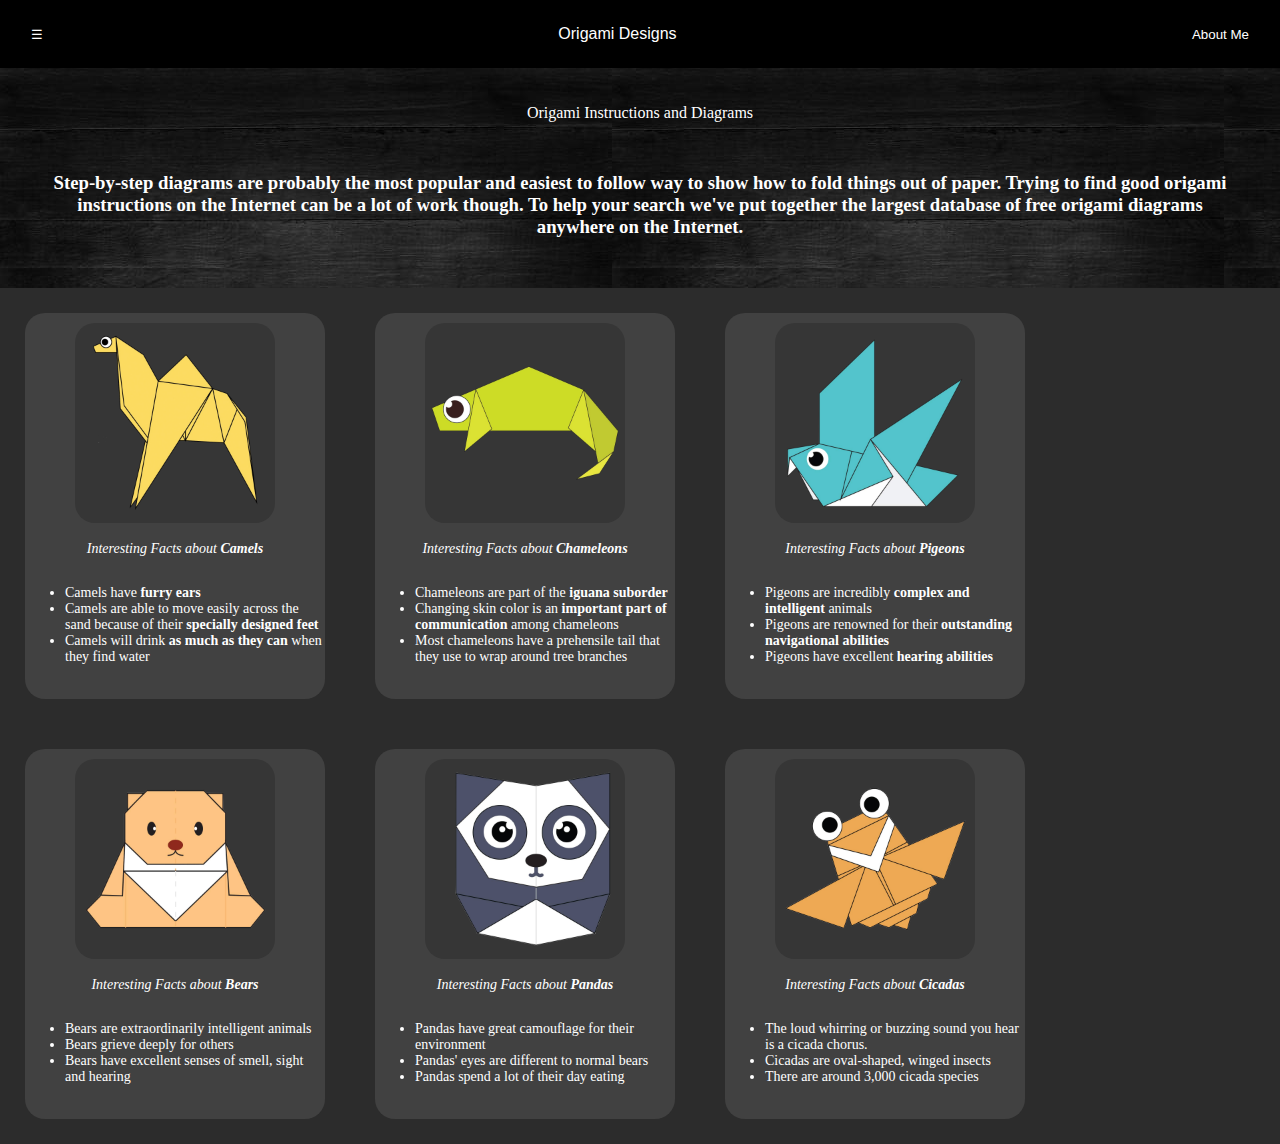
<file: index.html>
<!DOCTYPE html>
<html lang="en">

<head>
    <meta charset="UTF-8">
    <meta name="viewport" content="width=device-width, initial-scale=1.0">
    <title>Origami Designs</title>

    <link rel="stylesheet" type="text/css" href="style.css" />
</head>

<body>
    <div class="header">
        <div class="menu">
            <div><a href="#"><button>☰</button></a></div>
            <div>Origami Designs</div>
            <div><a href="about.html"><button>About Me</button></a></div>
        </div>
    </div>

    <div class="bodyimg">
        <div class="text">
            <p>
                Origami Instructions and Diagrams
            </p>
            <h3>
                Step-by-step diagrams are probably the most popular and easiest to follow way to show how to 
                fold things
                out of paper. Trying to find good origami instructions on the 
                Internet can be a lot of work though. To
                help your search we've put together the largest database of free origami 
                diagrams anywhere on the Internet.
            </h3>
        </div>
    </div>

    <div class="grid">
        <div class="origami">
            <a target="_blank" href="http://origami.me/camel/">
                <img src="./images/camel.png" width="200px" height="200px" />
            </a>

            <p><i>Interesting Facts about <b>Camels</b></i></p>
            <ul>
                <li>Camels have <b>furry ears</b></li>
                <li>Camels are able to move easily across the sand because of their <b>specially designed feet</b></li>
                <li>Camels will drink <b>as much as they can</b> when they find water</li>
            </ul>
        </div>

        <div class="origami">
            <a target="_blank" href="http://origami.me/chameleon/">
                <img src="./images/chameleon.png" width="200px" height="200px" />
            </a>

            <p><i>Interesting Facts about <b>Chameleons</b></i></p>
            <ul>
                <li>Chameleons are part of the <b>iguana suborder</b></li>
                <li>Changing skin color is an <b>important part of communication</b> among chameleons</li>
                <li>Most chameleons have a prehensile tail that they use to wrap around tree branches</li>
            </ul>
        </div>

        <div class="origami">
            <a target="_blank" href="http://origami.me/pigeon/">
                <img src="./images/pigeon.png" width="200px" height="200px" />
            </a>

            <p><i>Interesting Facts about <b>Pigeons</b></i></p>
            <ul>
                <li>Pigeons are incredibly <b>complex and intelligent</b> animals</li>
                <li>Pigeons are renowned for their <b>outstanding navigational abilities</b></li>
                <li>Pigeons have excellent <strong>hearing abilities</strong></li>
            </ul>
        </div>

        <div class="origami">
            <a target="_blank" href="http://origami.me/teddy-bear/">
                <img src="./images/teddy.png" width="200px" height="200px" />
            </a>

            <p><i>Interesting Facts about <b>Bears</b></i></p>
            <ul>
                <li>Bears are extraordinarily intelligent animals</li>
                <li>Bears grieve deeply for others</li>
                <li>Bears have excellent senses of smell, sight and hearing</li>
            </ul>
        </div>

        <div class="origami">
            <a target="_blank" href="http://origami.me/panda/">
                <img src="./images/panda.png" width="200px" height="200px" />
            </a>

            <p><i>Interesting Facts about <b>Pandas</b></i></p>
            <ul>
                <li>Pandas have great camouflage for their environment</li>
                <li>Pandas' eyes are different to normal bears</li>
                <li>Pandas spend a lot of their day eating</li>
            </ul>
        </div>

        <div class="origami">
            <a target="_blank" href="http://origami.me/flying-cicada/">
                <img src="./images/cicada.png" width="200px" height="200px" />
            </a>

            <p><i>Interesting Facts about <b>Cicadas</b></i></p>
            <ul>
                <li>The loud whirring or buzzing sound you hear is a cicada chorus.</li>
                <li>Cicadas are oval-shaped, winged insects</li>
                <li>There are around 3,000 cicada species</li>
            </ul>
        </div>
    </div>
</body>

</html>
</file>
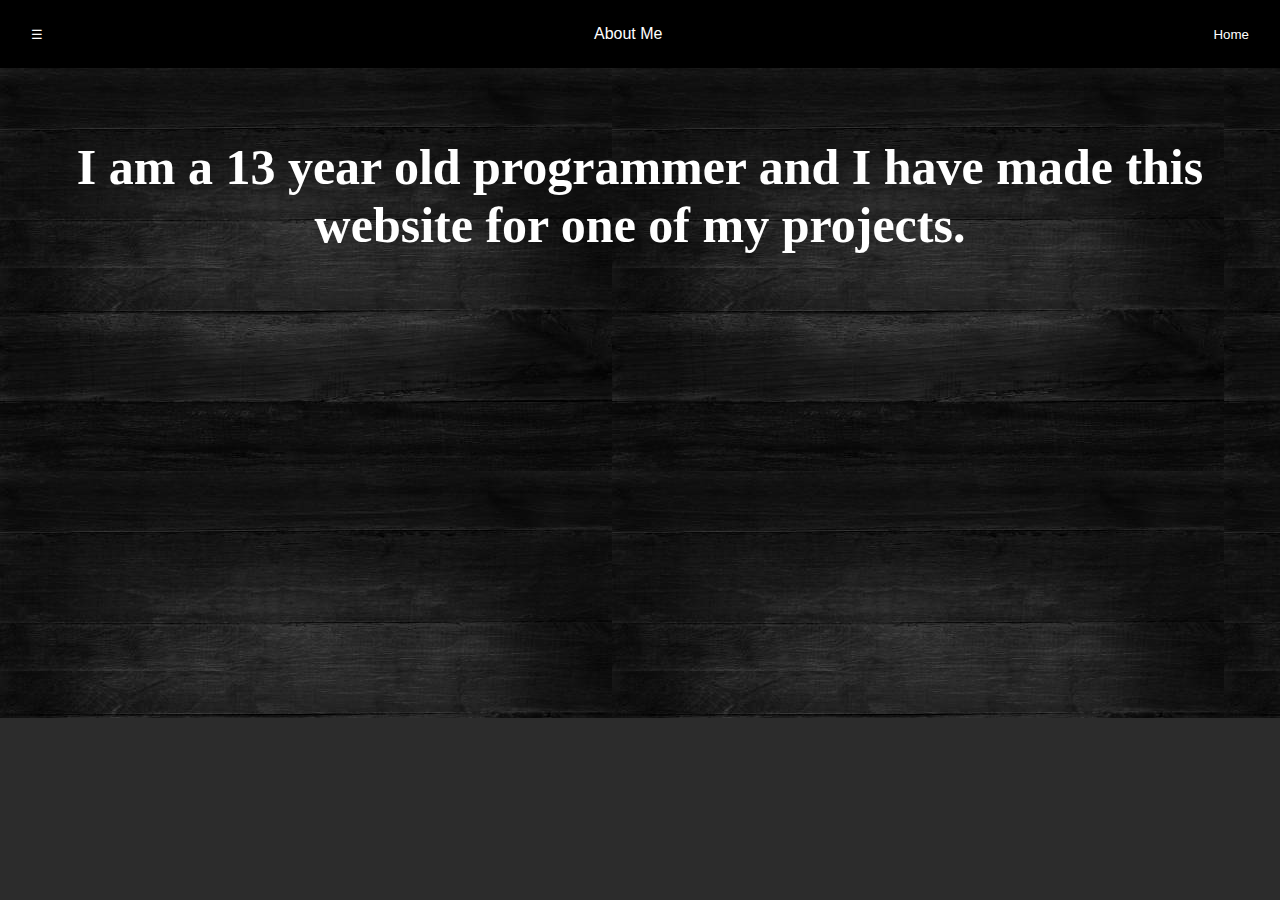
<file: about.html>
<!DOCTYPE html>
<html lang="en">

<head>
    <meta charset="UTF-8">
    <meta name="viewport" content="width=device-width, initial-scale=1.0">
    <title>About Us | Origami Designs</title>

    <link rel="stylesheet" type="text/css" href="style.css" />
</head>

<body>
    <div class="header">
        <div class="menu">
            <div><a href="#"><button>☰</button></a></div>
            <div>About Me</div>
            <div><a href="index.html"><button>Home</button></a></div>
        </div>
    </div>

    <div style="background-image:url(./images/bodyimg.jpg); height: 630px;" class="bodyimg">
        <div class="text">
            <h3 style="font-size: 50px;">
                I am a 13 year old programmer and I have made this website for one of my projects.
            </h3>
        </div>
    </div>

</body>

</html>
</file>
<file: style.css>
.menu{
    display: flex;
    justify-content: space-between;
    background-color: black;
    color: #ffffff;
    padding: 25px;
    font-family: sans-serif;
}

.bodyimg{
    text-align: center;
    background-image:url(./images/bodyimg.jpg);
    padding-top: 20px;
    height: 200px;
}

.bodyimg h3{
    margin: 50px;
}

.menu button{
    background-color: black;
    color: white;
    border-style: none;
}

body{
    color: white;
    background-color: #2c2c2c;
    margin: 0px;
}

.grid{
    display: flex;
    flex-wrap: wrap;
    border-radius: 20px;
}

.grid img{
    background-color: #363636;
    border-radius: 20px;
    justify-content: center;
    align-content: center;
    
}

.origami{
    display: flex;
    flex-direction: column;
    background-color: #414141;
    width: 300px;
    margin: 25px;
    border-radius: 20px;
    padding-top: 10px;
    padding-bottom: 20px;
    font-size: 14px;
}

.origami p, a{
    text-align: center;
}
</file>
